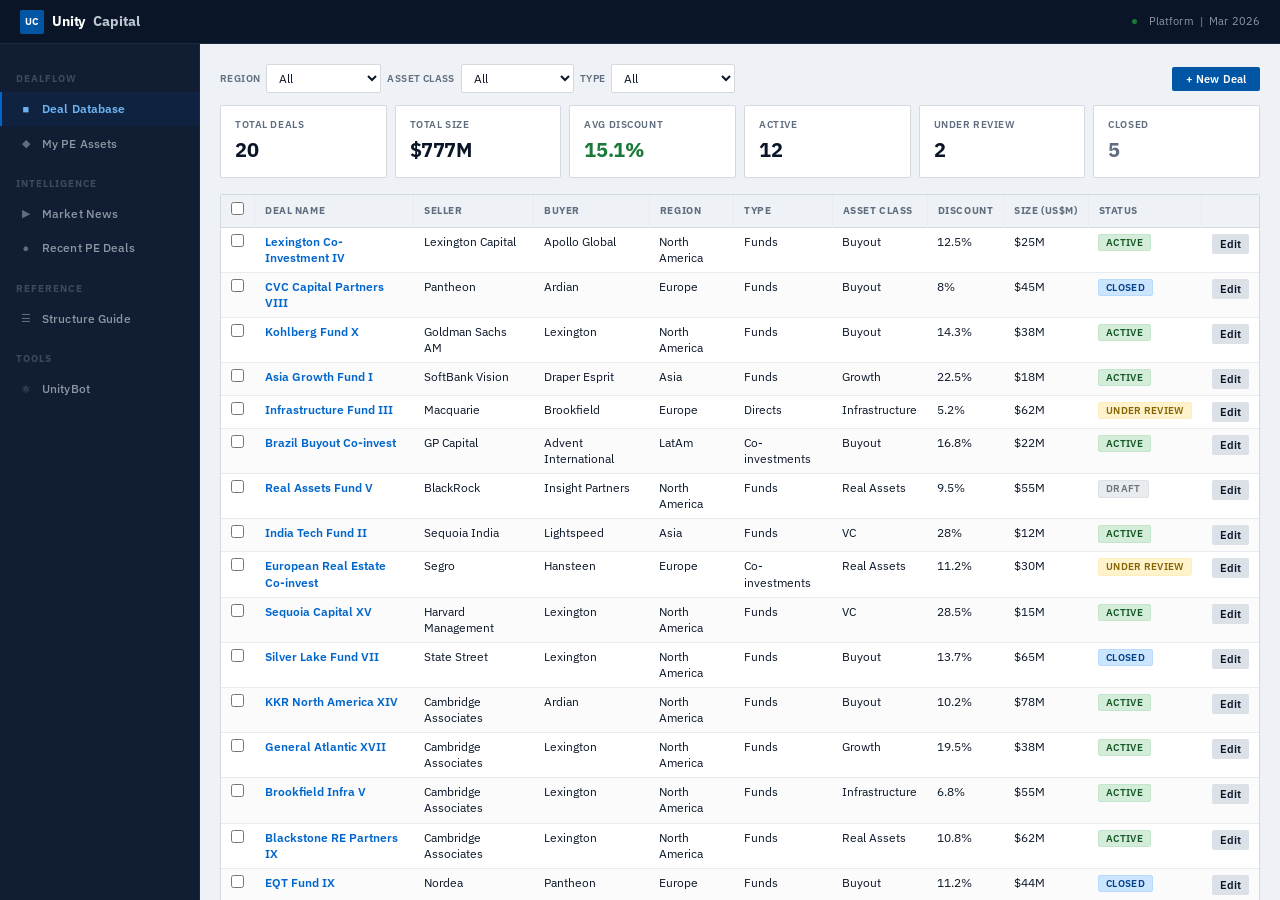
<file: Unity Capital_SecondariesAI_vDemo.html>
<!DOCTYPE html>
<html lang="en">
<head>
<meta charset="UTF-8">
<meta name="viewport" content="width=device-width, initial-scale=1.0">
<title>Unity Capital — PE Secondary Dealflow</title>
<link href="https://fonts.googleapis.com/css2?family=IBM+Plex+Sans:wght@400;500;600;700&family=IBM+Plex+Mono:wght@400;600&display=swap" rel="stylesheet">
<style>
*,*::before,*::after{margin:0;padding:0;box-sizing:border-box}
:root{
  --navy:#0a1628;--navy-light:#111d32;--navy-mid:#1a2a44;
  --slate:#3b4a5e;--steel:#5f6d7e;--ash:#8c96a4;--silver:#c0c7d1;
  --pearl:#dce1e8;--snow:#eef1f5;--white:#fff;
  --accent:#0055a5;--accent-dark:#003d7a;--accent-light:#e8f0fa;
  --blue:#0066cc;--blue-light:#3388dd;--teal:#0d7a71;
  --amber:#b8860b;--green:#1a7a3a;--red:#c41e1e;
  --radius:2px;--radius-lg:3px;
  --font:'IBM Plex Sans',-apple-system,BlinkMacSystemFont,'Segoe UI',sans-serif;
  --mono:'IBM Plex Mono','Consolas',monospace;
  --border:#d4d8df;--border-light:#e8ebf0;
  --shadow:0 1px 2px rgba(10,22,40,.06)
}
html{font-size:13px}
body{font-family:var(--font);background:var(--snow);color:var(--navy);line-height:1.5;-webkit-font-smoothing:antialiased}
html,body{height:100%}
.shell{display:grid;grid-template-columns:200px 1fr;grid-template-rows:44px 1fr;height:100vh;overflow:hidden}
.topbar{grid-column:1/-1;background:var(--navy);display:flex;align-items:center;justify-content:space-between;padding:0 20px;border-bottom:1px solid var(--navy-mid)}
.topbar .logo{display:flex;align-items:center;gap:8px;color:#fff;font-weight:700;font-size:13.5px;letter-spacing:-.01em}
.topbar .logo .mark{width:24px;height:24px;background:var(--accent);border-radius:var(--radius);display:flex;align-items:center;justify-content:center;font-size:10px;font-weight:700;color:#fff}
.topbar .logo span{color:var(--silver)}
.topbar .meta{color:var(--ash);font-size:10.5px;display:flex;gap:12px;align-items:center;letter-spacing:.01em}
.topbar .meta .dot{width:5px;height:5px;border-radius:50%;background:var(--green);display:inline-block}
.sidebar{background:var(--navy-light);border-right:1px solid var(--navy-mid);padding:12px 0;display:flex;flex-direction:column;gap:1px;height:100%;overflow-y:auto}
.sidebar .nav-item{display:flex;align-items:center;gap:8px;padding:8px 16px;font-size:11.5px;font-weight:500;color:var(--ash);cursor:pointer;transition:all .1s;border-left:2px solid transparent;letter-spacing:.01em}
.sidebar .nav-item:hover{background:rgba(255,255,255,.04);color:var(--pearl)}
.sidebar .nav-item.active{background:rgba(0,85,165,.12);color:#6db3f2;border-left-color:var(--blue);font-weight:600}
.sidebar .nav-item .icon{font-size:11px;width:16px;text-align:center;color:var(--steel);flex-shrink:0}
.sidebar .nav-item.active .icon{color:#6db3f2}
.sidebar .nav-section{padding:16px 16px 5px;font-size:9.5px;font-weight:700;color:var(--slate);text-transform:uppercase;letter-spacing:.1em}
.main{padding:20px;overflow-y:auto;position:relative;scroll-behavior:smooth}
.stats{display:grid;grid-template-columns:repeat(auto-fit,minmax(140px,1fr));gap:8px;margin-bottom:16px}
.stat{background:var(--white);border:1px solid var(--border);border-radius:var(--radius);padding:12px 14px}
.stat .label{font-size:9.5px;font-weight:600;color:var(--steel);text-transform:uppercase;letter-spacing:.06em;margin-bottom:3px}
.stat .val{font-size:20px;font-weight:700;font-variant-numeric:tabular-nums;letter-spacing:-.02em}
.stat .val.up{color:var(--green)}.stat .val.muted{color:var(--steel)}
.toolbar{display:flex;align-items:center;justify-content:space-between;gap:10px;margin-bottom:12px;flex-wrap:wrap}
.filters{display:flex;gap:6px;align-items:center;flex-wrap:wrap}
.filters label{font-size:10px;font-weight:600;color:var(--steel);text-transform:uppercase;letter-spacing:.04em}
.filters select,.filters input[type="text"],.filters input[type="password"]{padding:5px 8px;border:1px solid var(--border);border-radius:var(--radius);font-size:11.5px;font-family:var(--font);background:var(--white);color:var(--navy);outline:none}
.filters select:focus,.filters input:focus{border-color:var(--blue)}
.btn{padding:5px 14px;border:none;border-radius:var(--radius);font-size:11px;font-weight:600;font-family:var(--font);cursor:pointer;transition:all .1s;letter-spacing:.01em}
.btn-accent{background:var(--accent);color:#fff}.btn-accent:hover{background:var(--accent-dark)}
.btn-ghost{background:var(--pearl);color:var(--navy)}.btn-ghost:hover{background:var(--silver)}
.btn-sm{padding:3px 8px;font-size:10.5px}
.tbl-wrap{background:var(--white);border:1px solid var(--border);border-radius:var(--radius);overflow-x:auto}
table{width:100%;border-collapse:collapse;font-size:11.5px}
thead{background:var(--snow);border-bottom:1px solid var(--border)}
th{padding:7px 10px;text-align:left;font-size:9.5px;font-weight:700;color:var(--steel);text-transform:uppercase;letter-spacing:.06em;white-space:nowrap;position:sticky;top:0;background:var(--snow);z-index:2;cursor:pointer;user-select:none;border-right:1px solid var(--border-light)}
th:last-child{border-right:none}th:hover{color:var(--navy)}
td{padding:6px 10px;border-bottom:1px solid var(--border-light);vertical-align:top;line-height:1.4}
tbody tr:hover td{background:var(--accent-light)}
tbody tr:nth-child(even) td{background:rgba(0,0,0,.015)}
tbody tr:nth-child(even):hover td{background:var(--accent-light)}
.link{color:var(--blue);font-weight:600;cursor:pointer;text-decoration:none}.link:hover{text-decoration:underline}
.mono{font-family:var(--mono);font-size:10.5px}
.badge{display:inline-block;padding:1px 7px;border-radius:var(--radius);font-size:9.5px;font-weight:600;white-space:nowrap;text-transform:uppercase;letter-spacing:.03em}
.badge-green{background:#d4edda;color:#155724;border:1px solid #c3e6cb}
.badge-amber{background:#fff3cd;color:#856404;border:1px solid #ffeeba}
.badge-blue{background:#cce5ff;color:#004085;border:1px solid #b8daff}
.badge-gray{background:#e9ecef;color:#6c757d;border:1px solid #dee2e6}
.tag{display:inline-block;padding:1px 5px;margin:1px 2px;border-radius:var(--radius);font-size:9.5px;font-weight:500;background:var(--snow);color:var(--slate);border:1px solid var(--border-light)}
.tab-pane{display:none}.tab-pane.active{display:block}
.banner{background:var(--navy);color:#fff;border-radius:var(--radius);padding:14px 20px;margin-bottom:16px;display:grid;grid-template-columns:repeat(3,1fr);gap:14px}
.banner .metric .lbl{font-size:10px;color:var(--ash);letter-spacing:.03em;text-transform:uppercase}
.banner .metric .num{font-size:22px;font-weight:700;letter-spacing:-.02em}
.grid-2{display:grid;grid-template-columns:1fr 1fr;gap:16px}
.panel{background:var(--white);border:1px solid var(--border);border-radius:var(--radius)}
.panel-hd{padding:10px 14px;border-bottom:1px solid var(--border);font-size:12px;font-weight:700;text-transform:uppercase;letter-spacing:.03em;color:var(--slate)}
.panel-bd{padding:14px}.panel-bd.no-pad{padding:0;overflow:hidden;border-radius:0 0 var(--radius) var(--radius)}
.article{background:var(--white);border:1px solid var(--border);border-left:3px solid var(--border);border-radius:var(--radius);padding:12px 14px;margin-bottom:6px;transition:border-color .12s}
.article:hover{border-left-color:var(--accent)}
.article .hd{display:flex;justify-content:space-between;gap:8px;margin-bottom:5px}
.article .hd .ttl{font-size:12px;font-weight:600;line-height:1.4;flex:1}
.article .hd .ttl a{color:var(--navy);text-decoration:none}.article .hd .ttl a:hover{color:var(--accent)}
.article .src{font-size:9px;font-weight:700;color:#fff;padding:2px 6px;border-radius:var(--radius);white-space:nowrap;flex-shrink:0}
.article .excerpt{font-size:10.5px;color:var(--steel);line-height:1.5;margin-bottom:6px}
.overlay{position:fixed;inset:0;background:rgba(10,22,40,.6);display:none;align-items:center;justify-content:center;z-index:200}
.overlay.show{display:flex}
.modal{background:var(--white);border-radius:var(--radius-lg);width:100%;max-width:640px;max-height:88vh;overflow-y:auto;box-shadow:0 8px 32px rgba(10,22,40,.3)}
.modal-hd{display:flex;justify-content:space-between;align-items:center;padding:14px 18px;border-bottom:1px solid var(--border);background:var(--snow)}
.modal-hd h2{font-size:14px;font-weight:700}.modal-close{background:none;border:none;font-size:18px;color:var(--steel);cursor:pointer}
.modal-bd{padding:18px}
.form-row{display:grid;grid-template-columns:1fr 1fr;gap:10px;margin-bottom:10px}.form-row.full{grid-template-columns:1fr}
.form-group label{font-size:10px;font-weight:600;color:var(--slate);display:block;margin-bottom:3px;text-transform:uppercase;letter-spacing:.03em}
.form-group input,.form-group select,.form-group textarea{width:100%;padding:6px 8px;border:1px solid var(--border);border-radius:var(--radius);font-size:11.5px;font-family:var(--font)}
.form-group input:focus,.form-group select:focus{outline:none;border-color:var(--blue)}
.modal-ft{padding:10px 18px;border-top:1px solid var(--border);display:flex;justify-content:flex-end;gap:6px;background:var(--snow)}
.detail-grid{display:grid;grid-template-columns:1fr 1fr;gap:14px}
.detail-item .dl{font-size:9.5px;font-weight:600;color:var(--steel);text-transform:uppercase;letter-spacing:.04em;margin-bottom:2px}
.detail-item .dv{font-size:12px;font-weight:500}
.pe-act{display:inline-block;padding:1px 5px;border-radius:var(--radius);font-size:9.5px;font-weight:600;margin:1px 2px 1px 0;text-transform:uppercase;letter-spacing:.03em}
.pe-act-entry{background:#d4edda;color:#155724;border:1px solid #c3e6cb}
.pe-act-exit{background:#f8d7da;color:#721c24;border:1px solid #f5c6cb}
.pe-act-stake{background:#cce5ff;color:#004085;border:1px solid #b8daff}
.pe-investor{font-size:10.5px;line-height:1.5}
.pe-amount{font-weight:700;font-variant-numeric:tabular-nums}.pe-amount-na{color:var(--silver)}
.source-bar{display:flex;justify-content:space-between;align-items:center;padding:6px 14px;border-top:1px solid var(--border-light);font-size:9.5px;color:var(--ash);background:var(--snow)}
.source-logo{background:var(--navy);color:#fff;padding:2px 5px;border-radius:var(--radius);font-weight:700;font-size:8.5px}.source-logo span{color:var(--amber)}
.spinner{width:24px;height:24px;border:2px solid var(--border);border-top-color:var(--accent);border-radius:50%;animation:spin .7s linear infinite;margin:0 auto 10px}
@keyframes spin{to{transform:rotate(360deg)}}
.news-loading{text-align:center;padding:40px 20px;color:var(--steel)}
.news-grid{display:grid;grid-template-columns:1fr 280px;gap:14px;align-items:start}
.theme-chips{display:flex;flex-wrap:wrap;gap:5px;margin-bottom:12px;padding:10px 12px;background:var(--white);border:1px solid var(--border);border-radius:var(--radius)}
.theme-chips .tc-label{font-size:9.5px;font-weight:700;color:var(--steel);text-transform:uppercase;letter-spacing:.06em;align-self:center;margin-right:4px}
.theme-chip{display:inline-flex;align-items:center;gap:3px;padding:3px 8px;border-radius:var(--radius);font-size:10.5px;font-weight:500;cursor:pointer;border:1px solid transparent;transition:all .12s;user-select:none;background:var(--snow)}
.theme-chip:hover{border-color:var(--border)}.theme-chip.hot{border-color:currentColor;font-weight:600}.theme-chip.active{outline:2px solid var(--blue);outline-offset:1px}
.chip-badge{font-size:8.5px;padding:1px 4px;border-radius:var(--radius);font-weight:700;text-transform:uppercase}
.cb-hot{background:#fff3cd;color:#856404}.cb-warm{background:#d4edda;color:#155724}.cb-cool{background:#e9ecef;color:#6c757d}
.insight-box{background:var(--white);border:1px solid var(--border);border-radius:var(--radius);padding:12px 14px;margin-bottom:10px}
.ib-title{font-size:9.5px;font-weight:700;color:var(--steel);text-transform:uppercase;letter-spacing:.06em;margin-bottom:8px;padding-bottom:5px;border-bottom:1px solid var(--border-light)}
.bar-row{display:flex;align-items:center;gap:6px;margin-bottom:5px}
.bar-label{font-size:10.5px;color:var(--navy);width:90px;flex-shrink:0;overflow:hidden;text-overflow:ellipsis;white-space:nowrap}
.bar-track{flex:1;background:var(--snow);border-radius:var(--radius);height:5px}
.bar-fill{height:5px;border-radius:var(--radius);transition:width .4s ease}
.bar-ct{font-size:9.5px;color:var(--ash);width:16px;text-align:right}
.mem-row{display:flex;align-items:center;justify-content:space-between;padding:5px 6px;background:var(--snow);border-radius:var(--radius);margin-bottom:4px;border:1px solid var(--border-light)}
.mem-name{font-size:10.5px;font-weight:600}.mem-detail{font-size:9.5px;color:var(--ash)}
.mem-badge{font-size:8.5px;font-weight:700;padding:1px 5px;border-radius:var(--radius);text-transform:uppercase}
@media(max-width:1100px){.news-grid{grid-template-columns:1fr}}
.guide-layout{display:grid;grid-template-columns:190px 1fr;gap:0;min-height:calc(100vh - 44px - 40px)}
.guide-toc{position:sticky;top:0;align-self:start;border-right:1px solid var(--border);padding:16px 14px 16px 0;height:fit-content;max-height:calc(100vh - 84px);overflow-y:auto}
.guide-toc .toc-title{font-size:9px;font-weight:700;color:var(--steel);text-transform:uppercase;letter-spacing:.1em;margin-bottom:10px;padding-bottom:6px;border-bottom:1px solid var(--border)}
.guide-toc a{display:block;padding:4px 0;font-size:11px;color:var(--slate);text-decoration:none;line-height:1.4;transition:color .1s;cursor:pointer}
.guide-toc a:hover{color:var(--accent)}
.guide-toc a.toc-h2{font-weight:600;color:var(--navy);margin-top:6px}
.guide-toc a.toc-h3{padding-left:10px;font-size:10.5px;color:var(--steel)}
.guide{padding:0 0 0 20px}
.guide-header{padding:14px 0 16px;border-bottom:1px solid var(--border);margin-bottom:20px;display:flex;align-items:flex-end;justify-content:space-between;gap:16px}
.guide-header .gh-main .gh-tag{font-size:9px;font-weight:700;text-transform:uppercase;letter-spacing:.1em;color:var(--accent);margin-bottom:4px}
.guide-header .gh-main h1{font-size:18px;font-weight:700;letter-spacing:-.02em;margin-bottom:3px}
.guide-header .gh-main p{color:var(--steel);font-size:11.5px}
.guide-header .gh-meta{font-size:10px;color:var(--ash);text-align:right;flex-shrink:0;white-space:nowrap}
.guide h2{font-size:15px;font-weight:700;margin:24px 0 10px;padding-bottom:5px;border-bottom:1px solid var(--border);color:var(--navy);scroll-margin-top:10px}
.guide h3{font-size:12.5px;font-weight:700;margin:16px 0 6px;color:var(--slate);scroll-margin-top:10px}
.guide h4{font-size:10.5px;font-weight:700;color:var(--steel);margin:12px 0 4px;text-transform:uppercase;letter-spacing:.04em}
.guide p{margin-bottom:8px;font-size:12px;line-height:1.6;color:var(--slate)}
.guide .note{background:var(--white);border:1px solid var(--border);border-left:3px solid var(--accent);padding:10px 14px;margin:12px 0;border-radius:0 var(--radius) var(--radius) 0;font-size:11px;color:var(--slate);line-height:1.55}
.guide .note strong{color:var(--navy)}
.guide table{font-size:11px;margin:8px 0 14px;width:100%;border:1px solid var(--border);border-radius:var(--radius)}
.guide table th{background:var(--snow);border-bottom:1px solid var(--border);border-right:1px solid var(--border-light)}
.guide table td{border-right:1px solid var(--border-light)}
.guide .hl{background:var(--navy);color:#fff;border-radius:var(--radius);padding:12px 16px;margin:12px 0}
.guide .hl h4{color:var(--pearl);margin-top:0;margin-bottom:4px}.guide .hl p{color:var(--ash);font-size:11.5px;margin-bottom:0}
.guide .dg{display:grid;grid-template-columns:1fr 1fr;gap:10px;margin:10px 0}
.guide .db{background:var(--white);border:1px solid var(--border);border-radius:var(--radius);padding:10px 12px}
.guide .db .dt{font-size:11px;font-weight:700;margin-bottom:4px;color:var(--navy)}
.guide .db ul{list-style:none;padding:0}.guide .db li{font-size:10.5px;color:var(--slate);padding:2px 0;border-bottom:1px solid var(--border-light)}.guide .db li:last-child{border-bottom:none}
.bot-wrap{display:grid;grid-template-columns:1fr 280px;gap:14px;align-items:start;height:calc(100vh - 44px - 40px - 110px);min-height:360px}
.chat-panel{background:var(--white);border:1px solid var(--border);border-radius:var(--radius);display:flex;flex-direction:column;overflow:hidden;height:100%;min-height:0}
.chat-header{padding:10px 14px;border-bottom:1px solid var(--border);background:var(--navy);display:flex;align-items:center;gap:10px}
.chat-header .ai-avatar{width:28px;height:28px;background:var(--accent);border-radius:var(--radius);display:flex;align-items:center;justify-content:center;font-size:11px;font-weight:700;color:#fff;flex-shrink:0}
.chat-header .ai-info .ai-name{font-size:12px;font-weight:700;color:#fff}
.chat-header .ai-info .ai-status{font-size:9.5px;color:var(--ash)}
.chat-messages{flex:1;overflow-y:auto;padding:14px;display:flex;flex-direction:column;gap:10px;background:var(--snow)}
.msg{display:flex;gap:8px;max-width:92%}.msg.user{flex-direction:row-reverse;align-self:flex-end}.msg.bot{align-self:flex-start}
.msg-avatar{width:24px;height:24px;border-radius:var(--radius);flex-shrink:0;display:flex;align-items:center;justify-content:center;font-size:9px;font-weight:700}
.msg.bot .msg-avatar{background:var(--accent);color:#fff}.msg.user .msg-avatar{background:var(--slate);color:#fff}
.msg-bubble{padding:8px 12px;border-radius:var(--radius);font-size:12px;line-height:1.6;max-width:100%}
.msg.bot .msg-bubble{background:var(--white);border:1px solid var(--border);color:var(--navy);border-bottom-left-radius:0}
.msg.user .msg-bubble{background:var(--accent);color:#fff;border-bottom-right-radius:0}
.msg-bubble strong{font-weight:700}.msg-bubble em{font-style:italic;color:var(--steel)}
.msg-bubble ul{padding-left:14px;margin:5px 0}.msg-bubble li{margin-bottom:2px}
.msg-bubble .alert-box{background:#fff3cd;border:1px solid #ffeeba;border-radius:var(--radius);padding:6px 8px;margin:6px 0;font-size:11px;color:#856404}
.msg-bubble .good-box{background:#d4edda;border:1px solid #c3e6cb;border-radius:var(--radius);padding:6px 8px;margin:6px 0;font-size:11px;color:#155724}
.msg-bubble .info-box{background:var(--accent-light);border:1px solid #b8d4f0;border-radius:var(--radius);padding:6px 8px;margin:6px 0;font-size:11px;color:var(--accent-dark)}
.chat-input-area{padding:10px 14px;border-top:1px solid var(--border);background:var(--white)}
.chat-input-row{display:flex;gap:6px;align-items:flex-end}
.chat-input-row textarea{flex:1;padding:7px 10px;border:1px solid var(--border);border-radius:var(--radius);font-size:12px;font-family:var(--font);resize:none;min-height:36px;max-height:100px;line-height:1.5;outline:none;color:var(--navy)}
.chat-input-row textarea:focus{border-color:var(--blue)}
.chat-send-btn{width:32px;height:32px;background:var(--accent);border:none;border-radius:var(--radius);cursor:pointer;color:#fff;font-size:14px;display:flex;align-items:center;justify-content:center;transition:background .1s;flex-shrink:0}
.chat-send-btn:hover{background:var(--accent-dark)}.chat-send-btn:disabled{background:var(--silver);cursor:not-allowed}
.chat-suggestions{display:flex;flex-wrap:wrap;gap:4px;padding:8px 14px 0;border-top:1px solid var(--border-light);background:var(--white)}
.suggest-chip{padding:4px 8px;border:1px solid var(--border);border-radius:var(--radius);font-size:10.5px;color:var(--slate);cursor:pointer;transition:all .1s;background:var(--white)}
.suggest-chip:hover{background:var(--accent-light);border-color:var(--accent);color:var(--accent)}
.ai-sidebar{display:flex;flex-direction:column;gap:10px;overflow-y:auto;height:100%;min-height:0}
.ai-side-panel{background:var(--white);border:1px solid var(--border);border-radius:var(--radius)}
.ai-side-hd{padding:8px 12px;border-bottom:1px solid var(--border);font-size:9.5px;font-weight:700;color:var(--steel);text-transform:uppercase;letter-spacing:.06em;background:var(--snow)}
.ai-side-bd{padding:10px 12px}
.regime-card{padding:6px 8px;border-radius:var(--radius);margin-bottom:5px;cursor:pointer;transition:all .1s;border:1px solid var(--border-light);font-size:11px;background:var(--white)}
.regime-card:hover{border-color:var(--accent);background:var(--accent-light)}
.regime-card .rc-name{font-weight:700;margin-bottom:1px;font-size:10.5px}.regime-card .rc-desc{font-size:9.5px;color:var(--steel)}
.portfolio-score{text-align:center;padding:8px 0}
.score-ring{width:64px;height:64px;margin:0 auto 6px;position:relative}
.score-ring svg{transform:rotate(-90deg)}.score-ring .score-num{position:absolute;inset:0;display:flex;align-items:center;justify-content:center;font-size:18px;font-weight:700;font-family:var(--mono)}
.score-label{font-size:10px;color:var(--steel);font-weight:600}.score-grade{font-size:20px;font-weight:900;margin-bottom:2px}
.typing-indicator{display:flex;gap:3px;padding:8px 12px;align-items:center}
.typing-dot{width:5px;height:5px;border-radius:50%;background:var(--steel);animation:typing .9s infinite both}
.typing-dot:nth-child(2){animation-delay:.2s}.typing-dot:nth-child(3){animation-delay:.4s}
@keyframes typing{0%,80%,100%{transform:scale(.6);opacity:.4}40%{transform:scale(1);opacity:1}}
.msg-time{font-size:9.5px;color:var(--ash);margin-top:2px;padding:0 2px}.msg.user .msg-time{text-align:right}
@media(max-width:1100px){.bot-wrap{grid-template-columns:1fr}.ai-sidebar{height:auto}}
@media(max-width:1024px){.shell{grid-template-columns:1fr}.sidebar{display:none}.grid-2,.guide .dg{grid-template-columns:1fr}.guide-layout{grid-template-columns:1fr}.guide-toc{display:none}.guide{padding:0}}
@media(max-width:768px){.stats{grid-template-columns:repeat(2,1fr)}.form-row{grid-template-columns:1fr}}
</style>
</head>
<body>
<div class="shell">
  <header class="topbar"><div class="logo"><div class="mark">UC</div> Unity<span>Capital</span></div><div class="meta"><span class="dot"></span> Platform &nbsp;|&nbsp; Mar 2026</div></header>
  <nav class="sidebar">
    <div class="nav-section">Dealflow</div>
    <div class="nav-item active" onclick="switchTab('deals')"><span class="icon">&#9632;</span> Deal Database</div>
    <div class="nav-item" onclick="switchTab('my-assets')"><span class="icon">&#9670;</span> My PE Assets</div>
    <div class="nav-section">Intelligence</div>
    <div class="nav-item" onclick="switchTab('news')"><span class="icon">&#9654;</span> Market News</div>
    <div class="nav-item" onclick="switchTab('pe-deals')"><span class="icon">&#9679;</span> Recent PE Deals</div>
    <div class="nav-section">Reference</div>
    <div class="nav-item" onclick="switchTab('guide')"><span class="icon">&#9776;</span> Structure Guide</div>
    <div class="nav-section">Tools</div>
    <div class="nav-item" onclick="switchTab('aibot')"><span class="icon">&#9883;</span> UnityBot</div>
  </nav>
  <main class="main">
    <div id="tab-deals" class="tab-pane active"><div class="toolbar"><div class="filters"><label>Region</label><select id="f-region" onchange="renderDeals()"><option value="All">All</option><option>Asia</option><option>North America</option><option>Europe</option><option>LatAm</option></select><label>Asset Class</label><select id="f-asset" onchange="renderDeals()"><option value="All">All</option><option>Buyout</option><option>VC</option><option>Growth</option><option>Infrastructure</option><option>Real Assets</option></select><label>Type</label><select id="f-type" onchange="renderDeals()"><option value="All">All</option><option>Directs</option><option>Funds</option><option>Co-investments</option></select></div><button class="btn btn-accent" onclick="showAddDeal()">+ New Deal</button></div><div class="stats" id="deal-stats"></div><div class="tbl-wrap"><table><thead><tr><th style="width:32px"><input type="checkbox" id="sel-all" onchange="toggleAll()"></th><th>Deal Name</th><th>Seller</th><th>Buyer</th><th>Region</th><th>Type</th><th>Asset Class</th><th>Discount</th><th>Size (US$M)</th><th>Status</th><th></th></tr></thead><tbody id="deal-body"></tbody></table></div></div>
    <div id="tab-my-assets" class="tab-pane"><div class="banner"><div class="metric"><div class="lbl">Total NAV (US$M)</div><div class="num" id="p-nav">0</div></div><div class="metric"><div class="lbl">Weighted Avg Discount</div><div class="num" id="p-disc">0%</div></div><div class="metric"><div class="lbl">Implied Price (US$M)</div><div class="num" id="p-price">$0</div></div></div><div class="toolbar"><div class="filters"><label>Asset Class</label><select id="f-my-ac" onchange="renderAssets()"><option value="All">All</option><option>Buyout</option><option>VC</option><option>Growth</option><option>Infrastructure</option><option>Real Assets</option></select></div><button class="btn btn-accent" onclick="showAddAsset()">+ Add PE Asset</button></div><div class="grid-2"><div class="panel"><div class="panel-hd">My PE Assets</div><div class="panel-bd no-pad" id="assets-body"></div></div><div class="panel"><div class="panel-hd">Comparable Transactions</div><div class="panel-bd" id="comps-body"></div></div></div></div>
    <div id="tab-news" class="tab-pane"><div class="toolbar"><div class="filters"><input type="text" id="n-search" placeholder="Search articles..." oninput="filterNews()" style="width:180px"><label>Source</label><select id="n-source" onchange="filterNews()"><option value="All">All</option></select><label>Region</label><select id="n-region" onchange="filterNews()"><option value="All">All</option><option>North America</option><option>Europe</option><option>Asia</option><option>LatAm</option><option>Middle East</option></select><label>Asset Class</label><select id="n-asset" onchange="filterNews()"><option value="All">All</option><option>Buyout</option><option>VC</option><option>Growth</option><option>Infrastructure</option><option>Real Assets</option><option>Private Credit</option></select></div><div style="display:flex;align-items:center;gap:8px"><span id="n-updated" style="font-size:10px;color:var(--ash)">-</span><button class="btn btn-ghost" id="n-refresh-btn" onclick="fetchAllNews()">Refresh</button></div></div><div class="stats" id="news-stats"></div><div class="theme-chips" id="n-chips"><span class="tc-label">Themes:</span><span style="font-size:10.5px;color:var(--ash)">Loading...</span></div><div id="news-content"><div class="news-loading"><div class="spinner"></div><div style="font-size:12px;font-weight:600">Fetching PE news from RSS feeds...</div></div></div></div>
    <div id="tab-pe-deals" class="tab-pane"><div class="stats" id="pe-stats"></div><div class="toolbar"><div class="filters"><input type="text" id="pe-search" placeholder="Search company, investor..." oninput="renderPe()" style="width:200px"><label>Status</label><select id="pe-f-status" onchange="renderPe()"><option value="All">All</option><option>Completed</option><option>Pending</option></select><label>Geography</label><select id="pe-f-geo" onchange="renderPe()"><option value="All">All</option></select><label>Activity</label><select id="pe-f-act" onchange="renderPe()"><option value="All">All</option><option>Entry</option><option>Exit</option><option value="Stake">Stake Change</option></select></div><span id="pe-count" style="font-size:10.5px;color:var(--steel)"></span></div><div class="tbl-wrap"><table><thead><tr><th onclick="sortPe('txId')">Tx ID</th><th onclick="sortPe('date')">Date</th><th onclick="sortPe('status')">Status</th><th onclick="sortPe('company')" style="min-width:140px">Company</th><th onclick="sortPe('industry')">Industry</th><th>Tags</th><th onclick="sortPe('geography')">Geography</th><th style="min-width:130px">Tx Type</th><th>Features</th><th onclick="sortPe('investors')" style="min-width:130px">Investor</th><th onclick="sortPe('activity')">Activity</th><th onclick="sortPe('amount')" style="text-align:right">Amount ($M)</th></tr></thead><tbody id="pe-body"></tbody></table><div class="source-bar"><div><span class="source-logo">S&amp;P<span>&#9670;</span>CIQ</span> S&amp;P Capital IQ - Mar 2026</div><span id="pe-row-ct"></span></div></div></div>
    <div id="tab-guide" class="tab-pane"><div class="guide-layout">
      <nav class="guide-toc">
        <div class="toc-title">Contents</div>
        <a onclick="document.getElementById('g-overview').scrollIntoView({behavior:'smooth',block:'start'})" class="toc-h2">1. Market Overview</a>
        <a onclick="document.getElementById('g-lpled').scrollIntoView({behavior:'smooth',block:'start'})" class="toc-h2">2. LP-Led Secondaries</a>
        <a onclick="document.getElementById('g-strip').scrollIntoView({behavior:'smooth',block:'start'})" class="toc-h3">2.1 Strip vs. Mosaic</a>
        <a onclick="document.getElementById('g-gphire').scrollIntoView({behavior:'smooth',block:'start'})" class="toc-h3">2.2 GP-for-Hire</a>
        <a onclick="document.getElementById('g-deferrals').scrollIntoView({behavior:'smooth',block:'start'})" class="toc-h3">2.3 Deferrals</a>
        <a onclick="document.getElementById('g-preferred').scrollIntoView({behavior:'smooth',block:'start'})" class="toc-h3">2.4 Preferred Equity</a>
        <a onclick="document.getElementById('g-gpled').scrollIntoView({behavior:'smooth',block:'start'})" class="toc-h2">3. GP-Led Secondaries</a>
        <a onclick="document.getElementById('g-sacv').scrollIntoView({behavior:'smooth',block:'start'})" class="toc-h3">3.1 Single-Asset CVs</a>
        <a onclick="document.getElementById('g-macv').scrollIntoView({behavior:'smooth',block:'start'})" class="toc-h3">3.2 Multi-Asset CVs</a>
        <a onclick="document.getElementById('g-tender').scrollIntoView({behavior:'smooth',block:'start'})" class="toc-h3">3.3 Tender &amp; Stapled</a>
        <a onclick="document.getElementById('g-navfin').scrollIntoView({behavior:'smooth',block:'start'})" class="toc-h3">3.4 NAV Financing</a>
        <a onclick="document.getElementById('g-pricing').scrollIntoView({behavior:'smooth',block:'start'})" class="toc-h2">4. Pricing by Asset Class</a>
      </nav>
      <div class="guide">
        <div class="guide-header"><div class="gh-main"><div class="gh-tag">Unity Capital - Internal Reference</div><h1>Secondary Portfolio Structure Guide</h1><p>Practitioner reference for LP-led and GP-led secondary transactions.</p></div><div class="gh-meta">Last updated: Mar 2026<br>Classification: Internal</div></div>
        <h2 id="g-overview">1. Market Overview</h2>
        <p>The PE secondary market has matured into a $130B+ annual market (2025E), bifurcated into LP-led (LPs selling fund interests) and GP-led (GPs restructuring portfolios into new vehicles).</p>
        <table><thead><tr><th>Dimension</th><th>LP-Led</th><th>GP-Led</th></tr></thead><tbody><tr><td><strong>Initiating Party</strong></td><td>Selling LP</td><td>GP / Manager</td></tr><tr><td><strong>Typical Discount</strong></td><td>5-30% to NAV</td><td>0-10% (often par for quality)</td></tr><tr><td><strong>Timeline</strong></td><td>6-24 weeks</td><td>12-36 weeks</td></tr><tr><td><strong>Market Share (2025E)</strong></td><td>~48%</td><td>~52%</td></tr></tbody></table>
        <h2 id="g-lpled">2. LP-Led Secondaries</h2>
        <h3 id="g-strip">2.1 Strip Sale vs. Mosaic Sale</h3>
        <div class="dg"><div class="db"><div class="dt">Strip Sale</div><ul><li><strong>Definition:</strong> Entire portfolio offered as a single package</li><li><strong>Discount:</strong> Wider (2-5% incremental) - buyer absorbs unwanted positions</li><li><strong>Transactable NAV:</strong> 100% - full liquidity</li><li><strong>Best For:</strong> Regulatory capital, fund wind-down</li></ul></div><div class="db"><div class="dt">Mosaic / Cherry-Pick</div><ul><li><strong>Definition:</strong> Each fund interest bid individually</li><li><strong>Discount:</strong> Tighter on premium (0-5%) but 60-85% NAV transacts</li><li><strong>Residual Risk:</strong> Tail stub unsold or deeply discounted</li><li><strong>Best For:</strong> High-quality portfolios seeking best blended price</li></ul></div></div>
        <div class="note"><strong>Key Insight:</strong> A $500M strip sale at 88-92% generates full liquidity. Via mosaic, top $350M achieves 95-100% but $150M tail trades at 70-80% - lower blended realisation.</div>
        <h3 id="g-gphire">2.2 GP-for-Hire Solutions</h3>
        <p>For $1B+ portfolios across 20-40 funds, a specialist GP manages runoff over 2-5 years rather than outright sale. Fee: 25-75bps mgmt + 5-10% carry. Best when immediate sale pricing is unattractive or portfolio contains illiquid interests.</p>
        <h3 id="g-deferrals">2.3 Impact of Deferrals</h3>
        <div class="hl"><h4>Deferral Pricing Impact</h4><p>Each 10% deferred consideration = 50-100bps additional effective discount to buyer. Sellers should negotiate SOFR + 200-400bps interest accrual on deferred amounts or price floor mechanisms.</p></div>
        <h3 id="g-preferred">2.4 Preferred Equity</h3>
        <p>Buyer provides preferred tranche (30-50% NAV) earning 8-12% before LP participates. If portfolio expected to generate 1.5x+ MOIC, preferred may beat outright sale at 15-20% discount. Key: subordination mechanics, distribution waterfall, control rights, capital call treatment.</p>
        <h2 id="g-gpled">3. GP-Led Secondaries</h2>
        <h3 id="g-sacv">3.1 Single-Asset CVs</h3>
        <p>Dominant GP-led structure (~50% of volume). GP transfers one high-performing company into new vehicle.</p>
        <table><thead><tr><th>Element</th><th>Typical Terms</th></tr></thead><tbody><tr><td>Vehicle Term</td><td>3-5 years (+2x1yr ext.)</td></tr><tr><td>GP Economics</td><td>1.0-1.5% mgmt; 10-15% carry above 8% pref</td></tr><tr><td>Valuation</td><td>Independent fairness opinion required</td></tr><tr><td>Rollover</td><td>Existing LPs can roll 100% at CV price</td></tr></tbody></table>
        <h3 id="g-macv">3.2 Multi-Asset CVs</h3>
        <p>3-8 companies into one vehicle. Pricing at 90-97% due to adverse selection risk and blending. Best practice: full data rooms, independent QoE, management presentations per asset.</p>
        <h3 id="g-tender">3.3 Tender Offers &amp; Stapled Secondaries</h3>
        <p>Tender: GP facilitates buyer offer to LPs. Fund continues unchanged. Stapled: secondary purchase + primary fund commitment (e.g., $200M secondary + $100M Fund IX). Effective discount 2-4% tighter than standalone.</p>
        <h3 id="g-navfin">3.4 NAV Financing vs. GP-Led</h3>
        <p>NAV loans create fund-level leverage and margin call exposure with no valuation event. GP-led secondaries provide arm's-length pricing and elective LP liquidity without additional leverage.</p>
        <h2 id="g-pricing">4. Pricing by Asset Class</h2>
        <table><thead><tr><th>Asset Class</th><th>LP-Led Discount</th><th>GP-Led Discount</th></tr></thead><tbody><tr><td>Large-Cap Buyout</td><td>3-12%</td><td>0-5%</td></tr><tr><td>Mid-Market Buyout</td><td>8-18%</td><td>3-10%</td></tr><tr><td>Venture Capital</td><td>15-35%</td><td>5-20%</td></tr><tr><td>Growth Equity</td><td>10-25%</td><td>5-15%</td></tr><tr><td>Infrastructure</td><td>2-8%</td><td>0-5%</td></tr><tr><td>Real Assets</td><td>5-20%</td><td>5-15%</td></tr><tr><td>Private Credit</td><td>0-5%</td><td>N/A</td></tr></tbody></table>
        <div class="hl"><h4>Portfolio Construction</h4><p>Target 50-60% LP-led (1.4-1.7x MOIC) and 40-50% GP-led (1.5-2.0x+ MOIC). Firms bridging fund-level and company-level underwriting will generate the best risk-adjusted returns in the 2025-2030 vintage.</p></div>
      </div>
    </div></div>
    <div id="tab-aibot" class="tab-pane">
      <div class="banner"><div class="metric"><div class="lbl">AI Analyst</div><div class="num" style="font-size:18px">UnityBot</div></div><div class="metric"><div class="lbl">Data Sources</div><div class="num" style="font-size:18px">4 Feeds</div></div><div class="metric"><div class="lbl">Model</div><div class="num" style="font-size:18px">Claude</div></div></div>
      <div class="toolbar"><div class="filters"><label>API Key</label><input id="api-key-input" type="password" placeholder="sk-ant-... (console.anthropic.com)" style="width:280px;font-family:var(--mono)" oninput="saveApiKey(this.value)"><span id="ai-status-label" style="font-size:10.5px;color:var(--green);font-weight:600">&#9679; Ready</span></div><button class="btn btn-ghost" onclick="clearChat()">Clear Chat</button></div>
      <div class="bot-wrap">
        <div class="chat-panel">
          <div class="chat-header"><div class="ai-avatar">UB</div><div class="ai-info"><div class="ai-name">UnityBot</div><div class="ai-status">Full platform data loaded - 20 deals, 5 assets, 10 PE transactions</div></div></div>
          <div class="chat-messages" id="chat-messages"><div class="msg bot"><div class="msg-avatar">UB</div><div><div class="msg-bubble"><strong>Welcome to UnityBot.</strong><br><br>I have full visibility into your platform data:<ul><li><strong>20 secondary deals</strong> in the Deal Database</li><li><strong>5 PE assets</strong> in your portfolio (Total NAV: $325M)</li><li><strong>10 recent PE transactions</strong> from S&amp;P CIQ</li><li>Live market news &amp; sector themes</li></ul>I can <strong>critique your portfolio allocation</strong> across different market regimes and help you construct a more resilient portfolio.<br><br><div class="info-box"><strong>To get started:</strong> paste your Anthropic API key above, then try: <em>"Stress test my portfolio against a 2008-style credit crisis"</em></div></div><div class="msg-time">Just now</div></div></div></div>
          <div class="chat-suggestions" id="chat-suggestions"><span class="suggest-chip" onclick="sendSuggestion(this)">Stress test: 2008 credit crisis</span><span class="suggest-chip" onclick="sendSuggestion(this)">Analyse my portfolio allocation</span><span class="suggest-chip" onclick="sendSuggestion(this)">Rate hike scenario impact</span><span class="suggest-chip" onclick="sendSuggestion(this)">Biggest concentration risks</span><span class="suggest-chip" onclick="sendSuggestion(this)">Asia exposure deep dive</span><span class="suggest-chip" onclick="sendSuggestion(this)">Best deals in the database</span></div>
          <div class="chat-input-area"><div class="chat-input-row"><textarea id="chat-input" placeholder="Ask about deals, portfolio, market regimes, risk scenarios..." rows="1" onkeydown="handleKey(event)" oninput="autoResize(this)"></textarea><button class="chat-send-btn" id="chat-send" onclick="sendMessage()">&#10148;</button></div></div>
        </div>
        <div class="ai-sidebar">
          <div class="ai-side-panel"><div class="ai-side-hd">Portfolio Health</div><div class="ai-side-bd"><div class="portfolio-score"><div class="score-ring"><svg width="64" height="64" viewBox="0 0 64 64"><circle cx="32" cy="32" r="25" fill="none" stroke="#dce1e8" stroke-width="6"/><circle cx="32" cy="32" r="25" fill="none" stroke="#b8860b" stroke-width="6" stroke-dasharray="157.1" stroke-dashoffset="47.1" stroke-linecap="round"/></svg><div class="score-num" style="color:#b8860b">70</div></div><div class="score-grade" style="color:#b8860b">B</div><div class="score-label">Overall Portfolio Score</div></div><div style="font-size:10.5px;color:var(--steel);margin-top:6px;border-top:1px solid var(--border-light);padding-top:6px"><div style="display:flex;justify-content:space-between;margin-bottom:3px"><span>VC Concentration</span><span style="color:var(--red);font-weight:700">35%</span></div><div style="display:flex;justify-content:space-between;margin-bottom:3px"><span>NA Concentration</span><span style="color:var(--red);font-weight:700">60%</span></div><div style="display:flex;justify-content:space-between;margin-bottom:3px"><span>Infra Allocation</span><span style="color:var(--green);font-weight:700">20%</span></div><div style="display:flex;justify-content:space-between"><span>Real Assets</span><span style="color:var(--amber);font-weight:700">5%</span></div></div></div></div>
          <div class="ai-side-panel"><div class="ai-side-hd">Market Regimes</div><div class="ai-side-bd" style="padding:8px"><div class="regime-card" onclick="askRegime('2008 Global Financial Crisis - credit freeze, LP redemption pressure, NAV collapse')"><div class="rc-name">GFC / Credit Crisis</div><div class="rc-desc">2008-style liquidity freeze &amp; NAV shock</div></div><div class="regime-card" onclick="askRegime('Aggressive rate hike cycle - rising interest rates 400-500bps, credit tightening, PE deal slowdown')"><div class="rc-name">Rate Hike Cycle</div><div class="rc-desc">400-500bps hike, deal flow slowdown</div></div><div class="regime-card" onclick="askRegime('Stagflation - high inflation + low growth, multiple compression in tech and growth')"><div class="rc-name">Stagflation</div><div class="rc-desc">Inflation shock + growth stagnation</div></div><div class="regime-card" onclick="askRegime('Bull market - strong GDP growth, tech boom, abundant liquidity, compressed secondary discounts')"><div class="rc-name">Bull Market Boom</div><div class="rc-desc">Risk-on, high valuations, tight discounts</div></div><div class="regime-card" onclick="askRegime('Geopolitical shock - US-China decoupling, trade war escalation, sanctions')"><div class="rc-name">Geopolitical Shock</div><div class="rc-desc">Trade war, sanctions, Asia decoupling</div></div><div class="regime-card" onclick="askRegime('Tech sector correction - AI bubble burst, VC markdowns, growth multiple compression 60-80%')"><div class="rc-name">Tech / AI Crash</div><div class="rc-desc">VC &amp; growth multiple collapse</div></div></div></div>
          <div class="ai-side-panel"><div class="ai-side-hd">Data Snapshot</div><div class="ai-side-bd" style="font-size:10.5px"><div style="display:flex;justify-content:space-between;padding:4px 0;border-bottom:1px solid var(--border-light)"><span>Total Portfolio NAV</span><strong>$325M</strong></div><div style="display:flex;justify-content:space-between;padding:4px 0;border-bottom:1px solid var(--border-light)"><span>Active Deals</span><strong>11</strong></div><div style="display:flex;justify-content:space-between;padding:4px 0;border-bottom:1px solid var(--border-light)"><span>Avg Deal Discount</span><strong>14.3%</strong></div><div style="display:flex;justify-content:space-between;padding:4px 0;border-bottom:1px solid var(--border-light)"><span>PE Transactions (CIQ)</span><strong>10</strong></div><div style="display:flex;justify-content:space-between;padding:4px 0"><span>Asset Classes</span><strong>5</strong></div></div></div>
        </div>
      </div>
    </div>
  </main>
</div>
<div class="overlay" id="modal-detail"><div class="modal"><div class="modal-hd"><h2 id="det-title">Deal Details</h2><button class="modal-close" onclick="closeModal('modal-detail')">x</button></div><div class="modal-bd"><div class="detail-grid" id="det-content"></div></div></div></div>
<div class="overlay" id="modal-deal"><div class="modal"><div class="modal-hd"><h2 id="deal-modal-title">Add New Deal</h2><button class="modal-close" onclick="closeModal('modal-deal')">x</button></div><div class="modal-bd"><div class="form-row full"><div class="form-group"><label>Deal Name *</label><input id="fd-name"></div></div><div class="form-row full"><div class="form-group"><label>Description</label><textarea id="fd-desc" rows="2"></textarea></div></div><div class="form-row"><div class="form-group"><label>Seller *</label><input id="fd-seller"></div><div class="form-group"><label>Buyer *</label><input id="fd-buyer"></div></div><div class="form-row"><div class="form-group"><label>Region</label><select id="fd-region"><option>Asia</option><option>North America</option><option>Europe</option><option>LatAm</option></select></div><div class="form-group"><label>Type</label><select id="fd-type"><option>Directs</option><option>Funds</option><option>Co-investments</option></select></div></div><div class="form-row"><div class="form-group"><label>Asset Class</label><select id="fd-ac"><option>Buyout</option><option>VC</option><option>Growth</option><option>Infrastructure</option><option>Real Assets</option></select></div><div class="form-group"><label>Status</label><select id="fd-status"><option>Under Review</option><option>Active</option><option>Closed</option><option>Draft</option></select></div></div><div class="form-row"><div class="form-group"><label>Discount (%)</label><input type="number" id="fd-disc" step="0.1"></div><div class="form-group"><label>Size (US$M)</label><input type="number" id="fd-size" step="0.1"></div></div></div><div class="modal-ft"><button class="btn btn-ghost" onclick="closeModal('modal-deal')">Cancel</button><button class="btn btn-accent" onclick="saveDeal()">Save</button></div></div></div>
<div class="overlay" id="modal-asset"><div class="modal"><div class="modal-hd"><h2>Add PE Asset</h2><button class="modal-close" onclick="closeModal('modal-asset')">x</button></div><div class="modal-bd"><div class="form-row full"><div class="form-group"><label>Asset Name *</label><input id="fa-name"></div></div><div class="form-row"><div class="form-group"><label>Asset Class</label><select id="fa-ac"><option>Buyout</option><option>VC</option><option>Growth</option><option>Infrastructure</option><option>Real Assets</option></select></div><div class="form-group"><label>Region</label><select id="fa-region"><option>Asia</option><option>North America</option><option>Europe</option><option>LatAm</option></select></div></div><div class="form-row"><div class="form-group"><label>NAV (US$M)</label><input type="number" id="fa-nav" step="0.1"></div><div class="form-group"><label>Weight %</label><input type="number" id="fa-wt" step="0.1" value="0"></div></div></div><div class="modal-ft"><button class="btn btn-ghost" onclick="closeModal('modal-asset')">Cancel</button><button class="btn btn-accent" onclick="saveAsset()">Add</button></div></div></div>
<script>
const deals=[{id:1,dealName:"Lexington Co-Investment IV",description:"Secondary interest in diversified buyout fund",seller:"Lexington Capital",buyer:"Apollo Global",region:"North America",transactionType:"Funds",assetClass:"Buyout",discountToNav:12.5,transactionSize:25,status:"Active"},{id:2,dealName:"CVC Capital Partners VIII",description:"Large European buyout fund interest",seller:"Pantheon",buyer:"Ardian",region:"Europe",transactionType:"Funds",assetClass:"Buyout",discountToNav:8.0,transactionSize:45,status:"Closed"},{id:3,dealName:"Kohlberg Fund X",description:"Mid-market buyout fund secondary",seller:"Goldman Sachs AM",buyer:"Lexington",region:"North America",transactionType:"Funds",assetClass:"Buyout",discountToNav:14.3,transactionSize:38,status:"Active"},{id:4,dealName:"Asia Growth Fund I",description:"Asia-focused growth fund",seller:"SoftBank Vision",buyer:"Draper Esprit",region:"Asia",transactionType:"Funds",assetClass:"Growth",discountToNav:22.5,transactionSize:18,status:"Active"},{id:5,dealName:"Infrastructure Fund III",description:"Core infra fund stake",seller:"Macquarie",buyer:"Brookfield",region:"Europe",transactionType:"Directs",assetClass:"Infrastructure",discountToNav:5.2,transactionSize:62,status:"Under Review"},{id:6,dealName:"Brazil Buyout Co-invest",description:"Brazilian buyout co-investment",seller:"GP Capital",buyer:"Advent International",region:"LatAm",transactionType:"Co-investments",assetClass:"Buyout",discountToNav:16.8,transactionSize:22,status:"Active"},{id:7,dealName:"Real Assets Fund V",description:"Real estate and infra blend",seller:"BlackRock",buyer:"Insight Partners",region:"North America",transactionType:"Funds",assetClass:"Real Assets",discountToNav:9.5,transactionSize:55,status:"Draft"},{id:8,dealName:"India Tech Fund II",description:"India-focused VC fund",seller:"Sequoia India",buyer:"Lightspeed",region:"Asia",transactionType:"Funds",assetClass:"VC",discountToNav:28.0,transactionSize:12,status:"Active"},{id:9,dealName:"European Real Estate Co-invest",description:"German logistics RE",seller:"Segro",buyer:"Hansteen",region:"Europe",transactionType:"Co-investments",assetClass:"Real Assets",discountToNav:11.2,transactionSize:30,status:"Under Review"},{id:10,dealName:"Sequoia Capital XV",description:"Venture fund secondary",seller:"Harvard Management",buyer:"Lexington",region:"North America",transactionType:"Funds",assetClass:"VC",discountToNav:28.5,transactionSize:15,status:"Active"},{id:11,dealName:"Silver Lake Fund VII",description:"Technology buyout fund",seller:"State Street",buyer:"Lexington",region:"North America",transactionType:"Funds",assetClass:"Buyout",discountToNav:13.7,transactionSize:65,status:"Closed"},{id:12,dealName:"KKR North America XIV",description:"Large cap buyout secondary",seller:"Cambridge Associates",buyer:"Ardian",region:"North America",transactionType:"Funds",assetClass:"Buyout",discountToNav:10.2,transactionSize:78,status:"Active"},{id:13,dealName:"General Atlantic XVII",description:"Growth equity fund",seller:"Cambridge Associates",buyer:"Lexington",region:"North America",transactionType:"Funds",assetClass:"Growth",discountToNav:19.5,transactionSize:38,status:"Active"},{id:14,dealName:"Brookfield Infra V",description:"Global infrastructure",seller:"Cambridge Associates",buyer:"Lexington",region:"North America",transactionType:"Funds",assetClass:"Infrastructure",discountToNav:6.8,transactionSize:55,status:"Active"},{id:15,dealName:"Blackstone RE Partners IX",description:"Real estate fund",seller:"Cambridge Associates",buyer:"Lexington",region:"North America",transactionType:"Funds",assetClass:"Real Assets",discountToNav:10.8,transactionSize:62,status:"Active"},{id:16,dealName:"EQT Fund IX",description:"Nordic buyout",seller:"Nordea",buyer:"Pantheon",region:"Europe",transactionType:"Funds",assetClass:"Buyout",discountToNav:11.2,transactionSize:44,status:"Closed"},{id:17,dealName:"European Growth IV",description:"Pan-European growth",seller:"Allianz",buyer:"Lexington",region:"Europe",transactionType:"Funds",assetClass:"Growth",discountToNav:16.4,transactionSize:24,status:"Closed"},{id:18,dealName:"Hillhouse Fund V",description:"Asia Buyout",seller:"Sequoia Capital",buyer:"GIC",region:"Asia",transactionType:"Funds",assetClass:"Buyout",discountToNav:18.4,transactionSize:42,status:"Active"},{id:19,dealName:"China Growth IV",description:"China tech fund",seller:"Hillhouse",buyer:"Sequoia",region:"Asia",transactionType:"Funds",assetClass:"VC",discountToNav:25.4,transactionSize:19,status:"Closed"},{id:20,dealName:"Mexico Infra Fund",description:"Mexican infrastructure",seller:"BlackRock",buyer:"Brookfield",region:"LatAm",transactionType:"Funds",assetClass:"Infrastructure",discountToNav:12.3,transactionSize:28,status:"Active"}];
const myAssets=[{id:1,assetName:"NA Buyout Fund VII",assetClass:"Buyout",region:"North America",nav:85,weight:25,included:true},{id:2,assetName:"Asia Growth III",assetClass:"Growth",region:"Asia",nav:45,weight:15,included:true},{id:3,assetName:"US Venture XII",assetClass:"VC",region:"North America",nav:120,weight:35,included:true},{id:4,assetName:"European Infra Co-invest",assetClass:"Infrastructure",region:"Europe",nav:55,weight:20,included:true},{id:5,assetName:"Real Assets II",assetClass:"Real Assets",region:"North America",nav:20,weight:5,included:true}];
const peDeals=[{txId:"SPTRD2198663",date:"03/06/2026",status:"Pending",company:"Day One Biopharmaceuticals",industry:"Biotechnology",tags:["CNS","Oncology"],geography:"USA",txType:"Acquisition (Whole Co.)",features:["Cash","Tender Offer"],investors:["Access Bio","Atlas Venture","Canaan","Frazier"],activity:["Exit"],amount:2068.77},{txId:"SPTRD2182630",date:"03/06/2026",status:"Completed",company:"TC Transcontinental Pkg",industry:"Packaging",tags:["FMCG"],geography:"USA",txType:"Acquisition (Whole Co.)",features:["Cash","Corp Divestiture"],investors:["Pritzker Group"],activity:["Entry"],amount:1531.44},{txId:"SPTRD2198671",date:"03/06/2026",status:"Pending",company:"Telegraph Media Group",industry:"Publishing",tags:[],geography:"United Kingdom",txType:"Acquisition (Whole Co.)",features:["Cash","Cross-Border"],investors:["Redbird Capital","RedBird IMI"],activity:["Exit"],amount:756.47},{txId:"SPTRD2198325",date:"03/05/2026",status:"Pending",company:"TCR International N.V.",industry:"Aerospace",tags:["Fleet Mgmt"],geography:"Belgium",txType:"Acquisition (Whole Co.)",features:["Cross-Border"],investors:["3i Investments","3i Infra"],activity:["Stake Increase/Decrease"],amount:1325.74},{txId:"SPTRD2197920",date:"03/03/2026",status:"Pending",company:"CPM Holdings",industry:"Industrial Machinery",tags:["Animal Feed"],geography:"USA",txType:"Acquisition (Whole Co.)",features:["Cash","Earnout"],investors:["American Securities"],activity:["Exit"],amount:2300.00},{txId:"SPTRD2198367",date:"03/04/2026",status:"Pending",company:"Pasqal SAS",industry:"Tech Hardware",tags:["Quantum"],geography:"France",txType:"Acquisition (Whole Co.)",features:["Cash","Cross-Border"],investors:["Bpifrance","Temasek"],activity:["Exit"],amount:647.00},{txId:"SPTRO4456674",date:"03/02/2026",status:"Completed",company:"Ayar Labs",industry:"Semiconductors",tags:["Optical"],geography:"USA",txType:"Series E",features:["VC","Pvt Placement"],investors:["AMD Ventures","Sequoia","Insight"],activity:["Entry","Stake Increase/Decrease"],amount:500.00},{txId:"SPTRO4456530",date:"03/02/2026",status:"Completed",company:"Viper Energy",industry:"Oil & Gas E&P",tags:[],geography:"USA",txType:"ECM Follow-on",features:["Underwritten"],investors:["EnCap Investments"],activity:["Stake Increase/Decrease"],amount:798.26},{txId:"SPTRD2174840",date:"03/05/2026",status:"Completed",company:"Digital Value S.p.A.",industry:"IT Consulting",tags:["Cloud"],geography:"Italy",txType:"Acquisition (Whole Co.)",features:["Cross-Border","LBO"],investors:["OEP Capital"],activity:["Entry"],amount:107.67},{txId:"SPTRD2189100",date:"03/04/2026",status:"Completed",company:"U.S. Power Chain Hoist",industry:"Industrials",tags:[],geography:"USA",txType:"Asset Acquisition",features:["Cash","LBO"],investors:["Pacific Avenue Capital"],activity:["Entry"],amount:235.00}];
let nextDealId=21,nextAssetId=6,editingId=null,selected=new Set();
const GF={};
function esc(s){return String(s||'').replace(/&/g,'&amp;').replace(/</g,'&lt;').replace(/>/g,'&gt;')}
function bc(s){return{Active:'badge-green','Under Review':'badge-amber',Closed:'badge-blue',Draft:'badge-gray',Completed:'badge-green',Pending:'badge-amber'}[s]||'badge-gray'}
function closeModal(id){document.getElementById(id).classList.remove('show')}
function switchTab(t){document.querySelectorAll('.tab-pane').forEach(p=>p.classList.remove('active'));document.querySelectorAll('.nav-item').forEach(n=>n.classList.remove('active'));document.getElementById('tab-'+t).classList.add('active');const items=document.querySelectorAll('.nav-item');const map={deals:0,'my-assets':1,news:2,'pe-deals':3,guide:4,aibot:5};if(map[t]!==undefined)items[map[t]]?.classList.add('active');if(t==='my-assets')renderAssets();if(t==='pe-deals')renderPe();if(t==='news'&&!newsLoaded)fetchAllNews()}
function filteredDeals(){const r=document.getElementById('f-region').value,a=document.getElementById('f-asset').value,t=document.getElementById('f-type').value;return deals.filter(d=>(r==='All'||d.region===r)&&(a==='All'||d.assetClass===a)&&(t==='All'||d.transactionType===t))}
function renderDeals(){const fd=filteredDeals(),tot=fd.reduce((s,d)=>s+(d.transactionSize||0),0),avg=fd.length?fd.reduce((s,d)=>s+(d.discountToNav||0),0)/fd.length:0;document.getElementById('deal-stats').innerHTML=`<div class="stat"><div class="label">Total Deals</div><div class="val">${fd.length}</div></div><div class="stat"><div class="label">Total Size</div><div class="val">$${tot.toFixed(0)}M</div></div><div class="stat"><div class="label">Avg Discount</div><div class="val up">${avg.toFixed(1)}%</div></div><div class="stat"><div class="label">Active</div><div class="val">${fd.filter(d=>d.status==='Active').length}</div></div><div class="stat"><div class="label">Under Review</div><div class="val">${fd.filter(d=>d.status==='Under Review').length}</div></div><div class="stat"><div class="label">Closed</div><div class="val muted">${fd.filter(d=>d.status==='Closed').length}</div></div>`;document.getElementById('deal-body').innerHTML=fd.map(d=>`<tr><td><input type="checkbox" ${selected.has(d.id)?'checked':''} onchange="toggleSel(${d.id})"></td><td><span class="link" onclick="showDetail(${d.id})">${esc(d.dealName)}</span></td><td>${esc(d.seller)}</td><td>${esc(d.buyer)}</td><td>${d.region}</td><td>${d.transactionType}</td><td>${d.assetClass}</td><td>${d.discountToNav!=null?d.discountToNav+'%':'-'}</td><td>${d.transactionSize!=null?'$'+d.transactionSize+'M':'-'}</td><td><span class="badge ${bc(d.status)}">${d.status}</span></td><td><button class="btn btn-ghost btn-sm" onclick="editDeal(${d.id})">Edit</button></td></tr>`).join('')}
function toggleSel(id){selected.has(id)?selected.delete(id):selected.add(id);renderDeals()}
function toggleAll(){const c=document.getElementById('sel-all').checked;filteredDeals().forEach(d=>{c?selected.add(d.id):selected.delete(d.id)});renderDeals()}
function showDetail(id){const d=deals.find(x=>x.id===id);if(!d)return;document.getElementById('det-title').textContent=d.dealName;document.getElementById('det-content').innerHTML=`<div class="detail-item"><div class="dl">Deal Name</div><div class="dv">${esc(d.dealName)}</div></div><div class="detail-item"><div class="dl">Description</div><div class="dv">${esc(d.description)||'-'}</div></div><div class="detail-item"><div class="dl">Seller</div><div class="dv">${esc(d.seller)}</div></div><div class="detail-item"><div class="dl">Buyer</div><div class="dv">${esc(d.buyer)}</div></div><div class="detail-item"><div class="dl">Region</div><div class="dv">${d.region}</div></div><div class="detail-item"><div class="dl">Type</div><div class="dv">${d.transactionType}</div></div><div class="detail-item"><div class="dl">Asset Class</div><div class="dv">${d.assetClass}</div></div><div class="detail-item"><div class="dl">Discount</div><div class="dv">${d.discountToNav!=null?d.discountToNav+'%':'-'}</div></div><div class="detail-item"><div class="dl">Size</div><div class="dv">${d.transactionSize!=null?'$'+d.transactionSize+'M':'-'}</div></div><div class="detail-item"><div class="dl">Status</div><div class="dv"><span class="badge ${bc(d.status)}">${d.status}</span></div></div>`;document.getElementById('modal-detail').classList.add('show')}
function showAddDeal(){editingId=null;document.getElementById('deal-modal-title').textContent='Add New Deal';['fd-name','fd-desc','fd-seller','fd-buyer','fd-disc','fd-size'].forEach(i=>document.getElementById(i).value='');document.getElementById('modal-deal').classList.add('show')}
function editDeal(id){const d=deals.find(x=>x.id===id);if(!d)return;editingId=id;document.getElementById('deal-modal-title').textContent='Edit Deal';document.getElementById('fd-name').value=d.dealName;document.getElementById('fd-desc').value=d.description||'';document.getElementById('fd-seller').value=d.seller;document.getElementById('fd-buyer').value=d.buyer;document.getElementById('fd-region').value=d.region;document.getElementById('fd-type').value=d.transactionType;document.getElementById('fd-ac').value=d.assetClass;document.getElementById('fd-status').value=d.status;document.getElementById('fd-disc').value=d.discountToNav||'';document.getElementById('fd-size').value=d.transactionSize||'';document.getElementById('modal-deal').classList.add('show')}
function saveDeal(){const data={dealName:document.getElementById('fd-name').value,description:document.getElementById('fd-desc').value,seller:document.getElementById('fd-seller').value,buyer:document.getElementById('fd-buyer').value,region:document.getElementById('fd-region').value,transactionType:document.getElementById('fd-type').value,assetClass:document.getElementById('fd-ac').value,status:document.getElementById('fd-status').value,discountToNav:parseFloat(document.getElementById('fd-disc').value)||null,transactionSize:parseFloat(document.getElementById('fd-size').value)||null};if(editingId){const i=deals.findIndex(d=>d.id===editingId);if(i>=0)Object.assign(deals[i],data)}else{data.id=nextDealId++;deals.push(data)}closeModal('modal-deal');renderDeals()}
function findComps(a){return deals.filter(d=>{let s=0;if(d.assetClass===a.assetClass)s+=10;if(d.region===a.region)s+=5;return s>0}).sort((x,y)=>{let sx=0,sy=0;if(x.assetClass===a.assetClass)sx+=10;if(x.region===a.region)sx+=5;if(y.assetClass===a.assetClass)sy+=10;if(y.region===a.region)sy+=5;return sy-sx}).slice(0,3)}
function renderAssets(){const f=document.getElementById('f-my-ac').value,as=f==='All'?myAssets:myAssets.filter(a=>a.assetClass===f);const inc=myAssets.filter(a=>a.included),totalNav=inc.reduce((s,a)=>s+a.nav,0);let wDisc=0;document.getElementById('assets-body').innerHTML=`<table style="width:100%;border-collapse:collapse;font-size:11.5px"><thead><tr style="background:var(--snow);border-bottom:1px solid var(--border)"><th style="padding:6px 10px;text-align:left;font-size:9.5px;font-weight:700;color:var(--steel);text-transform:uppercase">Fund Name</th><th style="padding:6px 10px;text-align:right;font-size:9.5px;font-weight:700;color:var(--steel);text-transform:uppercase">NAV</th><th style="padding:6px 10px;text-align:right;font-size:9.5px;font-weight:700;color:var(--steel);text-transform:uppercase">Wt%</th><th style="padding:6px 10px;text-align:center;font-size:9.5px;font-weight:700;color:var(--steel);text-transform:uppercase">Status</th><th style="padding:6px 10px;text-align:center;font-size:9.5px;font-weight:700;color:var(--steel);text-transform:uppercase">Toggle</th></tr></thead><tbody>`+as.map(a=>`<tr style="border-bottom:1px solid var(--border-light)"><td style="padding:7px 10px"><div style="font-weight:600">${esc(a.assetName)}</div><div style="color:var(--steel);font-size:10px;margin-top:1px">${a.assetClass} / ${a.region}</div></td><td style="padding:7px 10px;text-align:right;font-weight:600;font-family:var(--mono);font-size:11px">$${a.nav}M</td><td style="padding:7px 10px;text-align:right;color:var(--slate)">${a.weight}%</td><td style="padding:7px 10px;text-align:center"><span class="badge ${a.included?'badge-green':'badge-gray'}">${a.included?'INCL':'EXCL'}</span></td><td style="padding:7px 10px;text-align:center"><button class="btn btn-ghost btn-sm" onclick="toggleInc(${a.id})">${a.included?'On':'Off'}</button></td></tr>`).join('')+`</tbody></table>`;let ch='';inc.forEach(a=>{const cs=findComps(a),c=cs[0];if(c){wDisc+=(a.weight/100)*c.discountToNav;ch+=`<div style="padding:7px 0;border-bottom:1px solid var(--border-light);font-size:11.5px"><div style="display:flex;justify-content:space-between;gap:6px"><div style="flex:1;font-weight:600">${esc(a.assetName)}</div><div style="flex:1;text-align:center"><span class="link" onclick="showDetail(${c.id})">${esc(c.dealName)}</span></div><div style="font-weight:700;color:var(--green)">${c.discountToNav.toFixed(1)}%</div></div><div style="font-size:10px;color:var(--steel);margin-top:2px">Match: Same asset class${c.region===a.region?', same region':''}</div></div>`}});document.getElementById('comps-body').innerHTML=ch||'<div style="color:var(--steel);font-size:11.5px">No comparables found</div>';document.getElementById('p-nav').textContent=totalNav.toFixed(1);document.getElementById('p-disc').textContent=wDisc.toFixed(1)+'%';document.getElementById('p-price').textContent='$'+(totalNav*(1-wDisc/100)).toFixed(1)+'M'}
function toggleInc(id){const a=myAssets.find(x=>x.id===id);if(a)a.included=!a.included;renderAssets()}
function showAddAsset(){['fa-name','fa-nav','fa-wt'].forEach(i=>document.getElementById(i).value='');document.getElementById('modal-asset').classList.add('show')}
function saveAsset(){myAssets.push({id:nextAssetId++,assetName:document.getElementById('fa-name').value,assetClass:document.getElementById('fa-ac').value,region:document.getElementById('fa-region').value,nav:parseFloat(document.getElementById('fa-nav').value)||0,weight:parseFloat(document.getElementById('fa-wt').value)||0,included:true});closeModal('modal-asset');renderAssets()}
const RSS_FEEDS=['https://news.google.com/rss/search?hl=en-US&gl=US&ceid=US:en&q=private+equity+buyout','https://news.google.com/rss/search?hl=en-US&gl=US&ceid=US:en&q=private+equity+secondary+market','https://news.google.com/rss/search?hl=en-US&gl=US&ceid=US:en&q=venture+capital+fund+raise','https://news.google.com/rss/search?hl=en-US&gl=US&ceid=US:en&q=KKR+Blackstone+Apollo+Carlyle','https://news.google.com/rss/search?hl=en-US&gl=US&ceid=US:en&q=private+credit+direct+lending','https://news.google.com/rss/search?hl=en-US&gl=US&ceid=US:en&q=infrastructure+fund+investment','https://news.google.com/rss/search?hl=en-US&gl=US&ceid=US:en&q=take+private+leveraged+buyout'];
const FEED_PROXY_BUILDERS=[
  u=>`https://api.allorigins.win/raw?url=${encodeURIComponent(u)}`,
  u=>`https://api.codetabs.com/v1/proxy?quest=${encodeURIComponent(u)}`,
  u=>`https://api.rss2json.com/v1/api.json?rss_url=${encodeURIComponent(u)}`
];
const SRC_COLORS={"reuters":"#f97316","bloomberg":"#1a1a2e","financial times":"#cc0000","ft.com":"#cc0000","cnbc":"#2563eb","wsj":"#374151","wall street":"#374151","pitchbook":"#064e3b","techcrunch":"#0ea5e9","yahoo":"#7c3aed","fortune":"#9d3e3e","axios":"#6d28d9","business insider":"#d97706","barron":"#1e3a5f","morningstar":"#ef4444","seeking alpha":"#b45309"};
const THEMES={'Buyout Activity':{kw:['buyout','lbo','take-private','leveraged acquisition','management buyout','sponsor-backed'],color:'#ef4444'},'Fundraising':{kw:['fundraising','fund raise','new fund','first close','final close','capital raise','oversubscribed','fund launch'],color:'#06b6d4'},'Secondaries':{kw:['secondary','secondaries','lp stake','gp-led','continuation fund','continuation vehicle'],color:'#2563eb'},'Infrastructure':{kw:['infrastructure','energy transition','renewable energy','data center','toll road','digital infrastructure'],color:'#10b981'},'AI & Technology':{kw:['artificial intelligence',' ai ','tech investment','machine learning','generative ai','software deal','saas'],color:'#8b5cf6'},'Private Credit':{kw:['private credit','private debt','direct lending','distressed debt','credit fund','mezzanine','unitranche'],color:'#a855f7'},'Emerging Markets':{kw:['emerging market','southeast asia','india','brazil','latam','africa','middle east','asia pacific'],color:'#f97316'},'ESG & Impact':{kw:['esg','sustainability','impact investing','climate','net zero','green bond'],color:'#22c55e'},'Exits & IPOs':{kw:['ipo','initial public offering','strategic sale','trade sale','exit','listing','secondary offering'],color:'#14b8a6'},'Interest Rates & Macro':{kw:['interest rate','federal reserve','inflation','recession','rate cut','rate hike','central bank'],color:'#f59e0b'}};
function tagThemes(text){const tl=text.toLowerCase();return Object.entries(THEMES).filter(([_,c])=>c.kw.some(k=>tl.includes(k))).map(([n])=>n)}
function tagRegions(text){const tl=text.toLowerCase();const r=[];if(/united states| us |american|north america|wall street|new york/.test(tl))r.push('North America');if(/european|europe|uk |british|german|french|nordic/.test(tl))r.push('Europe');if(/asian|china|india|japan|singapore|asia pacific|southeast asia/.test(tl))r.push('Asia');if(/brazil|latin america|mexico|latam/.test(tl))r.push('LatAm');if(/middle east|gcc|saudi|dubai/.test(tl))r.push('Middle East');return r.slice(0,2)}
function tagAssets(text){const tl=text.toLowerCase();const t=[];if(/buyout|lbo|take-private/.test(tl))t.push('Buyout');if(/venture|startup|seed round|series [ab]/.test(tl))t.push('VC');if(/growth equity|growth capital/.test(tl))t.push('Growth');if(/infrastructure|energy|utilities|data center/.test(tl))t.push('Infrastructure');if(/real estate|real assets|property|reit/.test(tl))t.push('Real Assets');if(/private credit|private debt|direct lending/.test(tl))t.push('Private Credit');return t.slice(0,2)}
function extractGNSource(raw){const idx=raw.lastIndexOf(' - ');if(idx>0){const title=raw.slice(0,idx).trim();const src=raw.slice(idx+3).trim();let color='#4285f4';const sl=src.toLowerCase();for(const[k,c]of Object.entries(SRC_COLORS)){if(sl.includes(k)){color=c;break}}return{title,source:src,color}}return{title:raw.trim(),source:'Google News',color:'#4285f4'}}
let newsLoaded=false,newsArts=[],activeTheme=null;
function fetchWithTimeout(url,ms=12000){const c=new AbortController();const t=setTimeout(()=>c.abort(),ms);return fetch(url,{signal:c.signal}).finally(()=>clearTimeout(t))}
function parseRssXml(xml){const doc=new DOMParser().parseFromString(xml,'text/xml');if(doc.querySelector('parsererror'))return[];const items=doc.querySelectorAll('item');const out=[];items.forEach((item,i)=>{if(i>=20)return;const rawTitle=(item.querySelector('title')?.textContent||'').trim();const link=item.querySelector('link')?.textContent||'';const pubDate=item.querySelector('pubDate')?.textContent||'';const rawDesc=(item.querySelector('description')?.textContent||'').replace(/<[^>]+>/g,'').trim().slice(0,400);if(rawTitle)out.push({rawTitle,link,pubDate,rawDesc})});return out}
function parseRssJson(payload){const items=Array.isArray(payload?.items)?payload.items:[];return items.slice(0,20).map(i=>({rawTitle:(i.title||'').trim(),link:i.link||'',pubDate:i.pubDate||i.pubDate||'',rawDesc:(i.description||i.contentSnippet||'').replace(/<[^>]+>/g,'').trim().slice(0,400)})).filter(i=>i.rawTitle)}
async function fetchOneFeed(url){for(const build of FEED_PROXY_BUILDERS){try{const resp=await fetchWithTimeout(build(url),12000);if(!resp.ok)continue;const ctype=(resp.headers.get('content-type')||'').toLowerCase();if(ctype.includes('application/json')){const json=await resp.json();const parsed=parseRssJson(json);if(parsed.length)return parsed;continue}const txt=await resp.text();const parsed=parseRssXml(txt);if(parsed.length)return parsed}catch(e){}}return[]}
async function fetchAllNews(){const btn=document.getElementById('n-refresh-btn');btn.disabled=true;btn.textContent='Loading...';document.getElementById('news-content').innerHTML='<div class="news-loading"><div class="spinner"></div><div style="font-size:12px;font-weight:600">Fetching PE news...</div><div style="font-size:10.5px;color:var(--ash);margin-top:4px">Trying multiple feed endpoints</div></div>';const allResults=await Promise.all(RSS_FEEDS.map(u=>fetchOneFeed(u)));const seen=new Set();newsArts=[];let aid=1;for(const items of allResults){for(const item of items){const{title,source,color}=extractGNSource(item.rawTitle);const norm=title.toLowerCase().trim().slice(0,80);if(seen.has(norm))continue;seen.add(norm);const content=title+' '+item.rawDesc;newsArts.push({id:aid++,title,summary:item.rawDesc,link:item.link,published:(item.pubDate||'').slice(0,22),source,sc:color,themes:tagThemes(content),regions:tagRegions(content),assets:tagAssets(content)})}}newsLoaded=true;activeTheme=null;const sel=document.getElementById('n-source');const ex=new Set(Array.from(sel.options).map(o=>o.value));[...new Set(newsArts.map(a=>a.source))].sort().forEach(s=>{if(!ex.has(s)){const o=document.createElement('option');o.value=s;o.text=s;sel.add(o)}});document.getElementById('n-updated').textContent='Updated: '+new Date().toLocaleTimeString([],{hour:'2-digit',minute:'2-digit'});btn.disabled=false;btn.textContent='Refresh';if(!newsArts.length){document.getElementById('news-content').innerHTML='<div class="news-loading"><div style="font-size:12px;font-weight:600">No live articles returned</div><div style="font-size:10.5px;color:var(--ash);margin-top:6px">Run from a local server (not file://) and try Refresh again.</div></div>';document.getElementById('news-stats').innerHTML='';document.getElementById('n-chips').innerHTML='<span class="tc-label">Themes:</span><span style="font-size:10.5px;color:var(--ash)">No data</span>';return}renderNewsAll()}
function filterNews(){activeTheme=null;renderNewsAll()}
function setTheme(name){activeTheme=activeTheme===name?null:name;renderNewsAll()}
function renderNewsAll(){const q=(document.getElementById('n-search')?.value||'').toLowerCase();const sf=document.getElementById('n-source')?.value||'All';const rf=document.getElementById('n-region')?.value||'All';const af=document.getElementById('n-asset')?.value||'All';let arts=newsArts.filter(a=>{if(q&&!a.title.toLowerCase().includes(q)&&!a.summary.toLowerCase().includes(q))return false;if(sf!=='All'&&a.source!==sf)return false;if(rf!=='All'&&!a.regions.includes(rf))return false;if(af!=='All'&&!a.assets.includes(af))return false;if(activeTheme&&!a.themes.includes(activeTheme))return false;return true});document.getElementById('news-stats').innerHTML=`<div class="stat"><div class="label">Articles</div><div class="val">${arts.length}</div></div><div class="stat"><div class="label">Sources</div><div class="val">${new Set(arts.map(a=>a.source)).size}</div></div><div class="stat"><div class="label">Themes</div><div class="val">${new Set(arts.flatMap(a=>a.themes)).size}</div></div><div class="stat"><div class="label">Regions</div><div class="val">${new Set(arts.flatMap(a=>a.regions)).size}</div></div>`;const themeStats={};arts.forEach(a=>a.themes.forEach(t=>{if(!themeStats[t])themeStats[t]=0;themeStats[t]++}));const sorted=Object.entries(themeStats).sort((a,b)=>b[1]-a[1]);document.getElementById('n-chips').innerHTML='<span class="tc-label">Themes:</span>'+sorted.map(([name,ct])=>{const th=THEMES[name]||{color:'#888'};return`<span class="theme-chip ${ct>=5?'hot':''} ${activeTheme===name?'active':''}" style="color:${th.color}" onclick="setTheme('${name}')">${name} <span class="chip-badge ${ct>=5?'cb-hot':ct>=3?'cb-warm':'cb-cool'}">${ct}</span></span>`}).join('');const articlesHtml=arts.slice(0,40).map(a=>{const borderColor=a.themes[0]&&THEMES[a.themes[0]]?THEMES[a.themes[0]].color:a.sc;const tags=[...a.themes.map(t=>`<span class="tag" style="color:${THEMES[t]?.color||'var(--slate)'}">${t}</span>`),...a.regions.map(r=>`<span class="tag">${r}</span>`)];return`<div class="article" style="border-left-color:${borderColor}"><div class="hd"><div class="ttl"><a href="${a.link}" target="_blank" rel="noopener">${esc(a.title)}</a></div><span class="src" style="background:${a.sc}">${esc(a.source)}</span></div><div class="excerpt">${esc(a.summary).slice(0,200)}...</div><div style="display:flex;flex-wrap:wrap;gap:3px;align-items:center">${tags.join('')}<span style="margin-left:auto;font-size:9.5px;color:var(--ash)">${a.published}</span></div></div>`}).join('');const stats=sorted.map(([name,ct])=>{const th=THEMES[name];const recent=arts.filter(a=>a.themes.includes(name)).slice(0,Math.ceil(ct*.6)).length;return{name,count:ct,recent,color:th?.color||'#888',status:ct>=5?'hot':ct>=3?'warm':'cool'}});const maxCt=Math.max(...stats.map(s=>s.count),1);const barsHtml=stats.slice(0,8).map(t=>`<div class="bar-row"><div class="bar-label" style="color:${t.color}">${t.name}</div><div class="bar-track"><div class="bar-fill" style="width:${t.count/maxCt*100}%;background:${t.color}"></div></div><div class="bar-ct">${t.count}</div></div>`).join('');const regionThemes={};arts.forEach(a=>{a.regions.forEach(r=>{a.themes.forEach(t=>{const key=`${r} x ${t}`;regionThemes[key]=(regionThemes[key]||0)+1})})});const connHtml=Object.entries(regionThemes).sort((a,b)=>b[1]-a[1]).slice(0,5).map(([k,v])=>`<div style="display:flex;justify-content:space-between;padding:3px 0;border-bottom:1px solid var(--border-light);font-size:10.5px"><span>${k}</span><strong>${v}</strong></div>`).join('');const memHtml=stats.filter(t=>t.count>=2).slice(0,5).map(t=>{const trend=t.recent>t.count*.5?'up':t.recent>0?'flat':'down';const bc2=t.status==='hot'?'cb-hot':t.status==='warm'?'cb-warm':'cb-cool';return`<div class="mem-row"><div><div class="mem-name" style="color:${t.color}">${t.name}</div><div class="mem-detail">${t.count} total / ${t.recent} recent ${trend}</div></div><span class="mem-badge ${bc2}">${t.status}</span></div>`}).join('');document.getElementById('news-content').innerHTML=`<div class="news-grid"><div>${articlesHtml}</div><div><div class="insight-box"><div class="ib-title">Theme Volume</div>${barsHtml}</div><div class="insight-box"><div class="ib-title">Cross-Region Connections</div>${connHtml||'<div style="font-size:10.5px;color:var(--ash)">Fetching patterns...</div>'}</div><div class="insight-box"><div class="ib-title">Institutional Memory</div>${memHtml||'<div style="font-size:10.5px;color:var(--ash)">Refresh to build memory</div>'}<div style="font-size:9.5px;color:var(--ash);margin-top:6px">Hot = majority recent. Cooling = topic fading.</div></div></div></div>`}
let peSort='date',peDir='desc';
(function(){const sel=document.getElementById('pe-f-geo');[...new Set(peDeals.map(d=>d.geography))].sort().forEach(g=>{const o=document.createElement('option');o.value=g;o.text=g;sel.add(o)})})();
function sortPe(c){if(peSort===c)peDir=peDir==='asc'?'desc':'asc';else{peSort=c;peDir='asc'}renderPe()}
function filteredPe(){const s=(document.getElementById('pe-search')?.value||'').toLowerCase(),st=document.getElementById('pe-f-status')?.value||'All',g=document.getElementById('pe-f-geo')?.value||'All',act=document.getElementById('pe-f-act')?.value||'All';return peDeals.filter(d=>{if(st!=='All'&&d.status!==st)return false;if(g!=='All'&&d.geography!==g)return false;if(act!=='All'){const al=act.toLowerCase();if(!d.activity.some(a=>al==='stake'?a.toLowerCase().includes('stake'):a.toLowerCase().includes(al)))return false}if(s&&![d.txId,d.company,d.industry,d.geography,...d.investors,...d.tags].join(' ').toLowerCase().includes(s))return false;return true})}
function renderPe(){let data=[...filteredPe()].sort((a,b)=>{let va,vb;if(peSort==='amount'){va=a.amount??-Infinity;vb=b.amount??-Infinity}else if(peSort==='investors'){va=(a.investors[0]||'').toLowerCase();vb=(b.investors[0]||'').toLowerCase()}else{va=typeof a[peSort]==='string'?a[peSort].toLowerCase():a[peSort];vb=typeof b[peSort]==='string'?b[peSort].toLowerCase():b[peSort]}return va<vb?(peDir==='asc'?-1:1):va>vb?(peDir==='asc'?1:-1):0});const wa=data.filter(d=>d.amount),tv=wa.reduce((s,d)=>s+d.amount,0);document.getElementById('pe-stats').innerHTML=`<div class="stat"><div class="label">Total Deals</div><div class="val">${data.length}</div></div><div class="stat"><div class="label">Completed</div><div class="val up">${data.filter(d=>d.status==='Completed').length}</div></div><div class="stat"><div class="label">Pending</div><div class="val" style="color:var(--amber)">${data.filter(d=>d.status==='Pending').length}</div></div><div class="stat"><div class="label">Total Value</div><div class="val">${tv>0?'$'+tv.toLocaleString('en-US',{maximumFractionDigits:0}):'--'}</div></div><div class="stat"><div class="label">Geographies</div><div class="val">${new Set(data.map(d=>d.geography)).size}</div></div><div class="stat"><div class="label">Undisclosed</div><div class="val muted">${data.length-wa.length}</div></div>`;document.getElementById('pe-count').textContent=data.length+' of '+peDeals.length;document.getElementById('pe-row-ct').textContent='Showing '+data.length;document.getElementById('pe-body').innerHTML=data.map(d=>{const acts=d.activity.map(a=>`<span class="pe-act ${a==='Entry'?'pe-act-entry':a==='Exit'?'pe-act-exit':'pe-act-stake'}">${a}</span>`).join('');const tags=d.tags.length?d.tags.slice(0,3).map(t=>`<span class="tag">${esc(t)}</span>`).join(''):'<span style="color:var(--silver)">--</span>';const inv=d.investors.slice(0,2).map(i=>esc(i)).join('<br>')+(d.investors.length>2?`<br><span style="color:var(--steel);font-size:9.5px">+${d.investors.length-2}</span>`:'');const amt=d.amount!=null?`<span class="pe-amount">$${d.amount.toLocaleString('en-US',{minimumFractionDigits:2})}</span>`:`<span class="pe-amount-na">--</span>`;const feats=d.features.slice(0,2).join(', ')+(d.features.length>2?` +${d.features.length-2}`:'');return`<tr><td class="mono" style="color:var(--blue);font-weight:600">${d.txId}</td><td style="white-space:nowrap">${d.date}</td><td><span class="badge ${bc(d.status)}">${d.status}</span></td><td><strong>${esc(d.company)}</strong></td><td style="color:var(--slate);font-size:10.5px">${esc(d.industry)}</td><td>${tags}</td><td>${d.geography}</td><td style="font-size:10.5px;color:var(--slate)">${esc(d.txType)}</td><td style="font-size:10.5px;color:var(--steel)">${feats}</td><td class="pe-investor">${inv}</td><td>${acts}</td><td style="text-align:right">${amt}</td></tr>`}).join('')}
renderDeals();
let chatHistory=[],isBotTyping=false;
function saveApiKey(val){const el=document.getElementById('ai-status-label');if(val&&val.startsWith('sk-ant-')){el.innerHTML='&#9679; API key set';el.style.color='var(--green)'}else if(val){el.textContent='Key format issue (need sk-ant-...)';el.style.color='var(--amber)'}else{el.innerHTML='&#9679; Enter API key';el.style.color=''}}
function getPlatformContext(){const totalNav=myAssets.filter(a=>a.included).reduce((s,a)=>s+a.nav,0);const totalDealsSize=deals.reduce((s,d)=>s+(d.transactionSize||0),0);const avgDiscount=deals.length?deals.reduce((s,d)=>s+(d.discountToNav||0),0)/deals.length:0;const byClass={};myAssets.filter(a=>a.included).forEach(a=>{byClass[a.assetClass]=(byClass[a.assetClass]||0)+a.nav});const byRegion={};myAssets.filter(a=>a.included).forEach(a=>{byRegion[a.region]=(byRegion[a.region]||0)+a.nav});return`=== UNITY CAPITAL PLATFORM DATA (Mar 2026) ===\n\n--- PORTFOLIO ---\nTotal NAV: $${totalNav.toFixed(1)}M\n${myAssets.map(a=>`- ${a.assetName} | ${a.assetClass} | ${a.region} | $${a.nav}M | ${a.weight}% | ${a.included?'Included':'Excluded'}`).join('\n')}\n\nALLOCATION BY CLASS:\n${Object.entries(byClass).map(([k,v])=>`- ${k}: $${v}M (${(v/totalNav*100).toFixed(1)}%)`).join('\n')}\n\nALLOCATION BY REGION:\n${Object.entries(byRegion).map(([k,v])=>`- ${k}: $${v}M (${(v/totalNav*100).toFixed(1)}%)`).join('\n')}\n\n--- DEAL DATABASE (${deals.length} deals) ---\nTotal Volume: $${totalDealsSize}M | Avg Discount: ${avgDiscount.toFixed(1)}%\n${deals.map(d=>`- [${d.status}] ${d.dealName} | ${d.assetClass} | ${d.region} | ${d.transactionType} | Disc: ${d.discountToNav||'N/A'}% | Size: $${d.transactionSize||'N/A'}M | ${d.seller} > ${d.buyer}`).join('\n')}\n\n--- PE TRANSACTIONS (S&P CIQ, ${peDeals.length} deals) ---\n${peDeals.map(d=>`- [${d.status}] ${d.company} | ${d.industry} | ${d.geography} | ${d.txType} | ${d.activity.join('/')} | $${d.amount||'N/A'}M | ${d.investors.join(', ')}`).join('\n')}\n\n--- PRICING BENCHMARKS ---\nLarge-Cap Buyout: LP 3-12%, GP 0-5%\nMid-Market Buyout: LP 8-18%, GP 3-10%\nVC: LP 15-35%, GP 5-20%\nGrowth: LP 10-25%, GP 5-15%\nInfra: LP 2-8%, GP 0-5%\nReal Assets: LP 5-20%, GP 5-15%\n\nRecommended: 50-60% LP-led (1.4-1.7x MOIC), 40-50% GP-led (1.5-2.0x+). No single class >30%, no region >40%. Infra+Real Assets 20-30% for defense.`}
function buildSystemPrompt(){return`You are UnityBot - a senior PE portfolio advisor embedded in Unity Capital's dealflow platform. You have FULL access to all platform data.\n\nYour role: answer deal/portfolio/market questions, critically analyse portfolio allocation, stress-test across regimes (GFC, rate hikes, stagflation, geopolitical, tech crash, bull), provide actionable recommendations referencing actual platform data.\n\nBe specific and critical. Reference actual positions (VC at 35%, NA at 60%, etc). Model realistic outcomes for stress scenarios.\n\nPLATFORM DATA:\n${getPlatformContext()}`}
function formatTime(){return new Date().toLocaleTimeString([],{hour:'2-digit',minute:'2-digit'})}
function addMessage(role,content,isTyping=false){const container=document.getElementById('chat-messages');const msgId='msg-'+Date.now();const avatar=role==='bot'?'UB':'You';const bubbleContent=isTyping?`<div class="typing-indicator"><div class="typing-dot"></div><div class="typing-dot"></div><div class="typing-dot"></div></div>`:formatMarkdown(content);container.insertAdjacentHTML('beforeend',`<div class="msg ${role}" id="${msgId}"><div class="msg-avatar">${avatar}</div><div><div class="msg-bubble">${bubbleContent}</div>${!isTyping?`<div class="msg-time">${formatTime()}</div>`:''}</div></div>`);container.scrollTop=container.scrollHeight;return msgId}
function formatMarkdown(text){return text.replace(/\*\*(.*?)\*\*/g,'<strong>$1</strong>').replace(/\*(.*?)\*/g,'<em>$1</em>').replace(/`(.*?)`/g,'<code style="background:var(--snow);padding:1px 4px;border-radius:var(--radius);font-family:var(--mono);font-size:10.5px">$1</code>').replace(/^### (.*?)$/gm,'<strong style="font-size:12px;display:block;margin:6px 0 3px">$1</strong>').replace(/^## (.*?)$/gm,'<strong style="font-size:13px;color:var(--accent);display:block;margin:8px 0 4px;border-bottom:1px solid var(--border-light);padding-bottom:2px">$1</strong>').replace(/^- (.*?)$/gm,'<li style="margin-bottom:2px">$1</li>').replace(/(<li.*<\/li>\n?)+/g,m=>`<ul style="padding-left:14px;margin:5px 0">${m}</ul>`).replace(/^(\d+)\. (.*?)$/gm,'<li style="margin-bottom:2px">$2</li>').replace(/\n\n/g,'</p><p style="margin:5px 0">').replace(/\n/g,'<br>')}
function updateMessage(msgId,content){const el=document.getElementById(msgId);if(!el)return;el.querySelector('.msg-bubble').innerHTML=formatMarkdown(content);el.insertAdjacentHTML('beforeend',`<div class="msg-time">${formatTime()}</div>`);document.getElementById('chat-messages').scrollTop=document.getElementById('chat-messages').scrollHeight}
async function sendMessage(){const input=document.getElementById('chat-input');const text=input.value.trim();if(!text||isBotTyping)return;const apiKey=document.getElementById('api-key-input')?.value?.trim();if(!apiKey||!apiKey.startsWith('sk-ant-')){addMessage('bot','**API key required.** Paste your Anthropic API key above (starts with `sk-ant-`).');return}input.value='';autoResize(input);document.getElementById('chat-suggestions').style.display='none';addMessage('user',text);chatHistory.push({role:'user',content:text});isBotTyping=true;document.getElementById('chat-send').disabled=true;document.getElementById('ai-status-label').innerHTML='&#9679; Analysing...';document.getElementById('ai-status-label').style.color='var(--amber)';const typingId=addMessage('bot','',true);try{const response=await fetch('https://api.anthropic.com/v1/messages',{method:'POST',headers:{'Content-Type':'application/json','x-api-key':apiKey,'anthropic-version':'2023-06-01','anthropic-dangerous-direct-browser-access':'true'},body:JSON.stringify({model:'claude-sonnet-4-20250514',max_tokens:1000,system:buildSystemPrompt(),messages:chatHistory})});const data=await response.json();if(!response.ok||data.error){updateMessage(typingId,`**API Error (${response.status}):** ${data.error?.message||JSON.stringify(data)}`);isBotTyping=false;document.getElementById('chat-send').disabled=false;document.getElementById('ai-status-label').innerHTML='&#9679; Ready';document.getElementById('ai-status-label').style.color='var(--green)';return}const reply=data.content?.[0]?.text||'Empty response.';updateMessage(typingId,reply);chatHistory.push({role:'assistant',content:reply})}catch(err){updateMessage(typingId,'**Connection error.** '+err.message)}isBotTyping=false;document.getElementById('chat-send').disabled=false;document.getElementById('ai-status-label').innerHTML='&#9679; Ready';document.getElementById('ai-status-label').style.color='var(--green)'}
function sendSuggestion(el){document.getElementById('chat-input').value=el.textContent.trim();sendMessage()}
function askRegime(regime){document.getElementById('chat-input').value=`Stress test my portfolio against: ${regime}. Be specific about each asset with actionable recommendations.`;switchTab('aibot');sendMessage()}
function clearChat(){chatHistory=[];document.getElementById('chat-messages').innerHTML=`<div class="msg bot"><div class="msg-avatar">UB</div><div><div class="msg-bubble"><strong>Chat cleared.</strong> Full platform data still loaded. What would you like to analyse?</div><div class="msg-time">${formatTime()}</div></div></div>`;document.getElementById('chat-suggestions').style.display='flex'}
function handleKey(e){if(e.key==='Enter'&&!e.shiftKey){e.preventDefault();sendMessage()}}
function autoResize(el){el.style.height='auto';el.style.height=Math.min(el.scrollHeight,100)+'px'}
</script>
</body></html>
</file>
